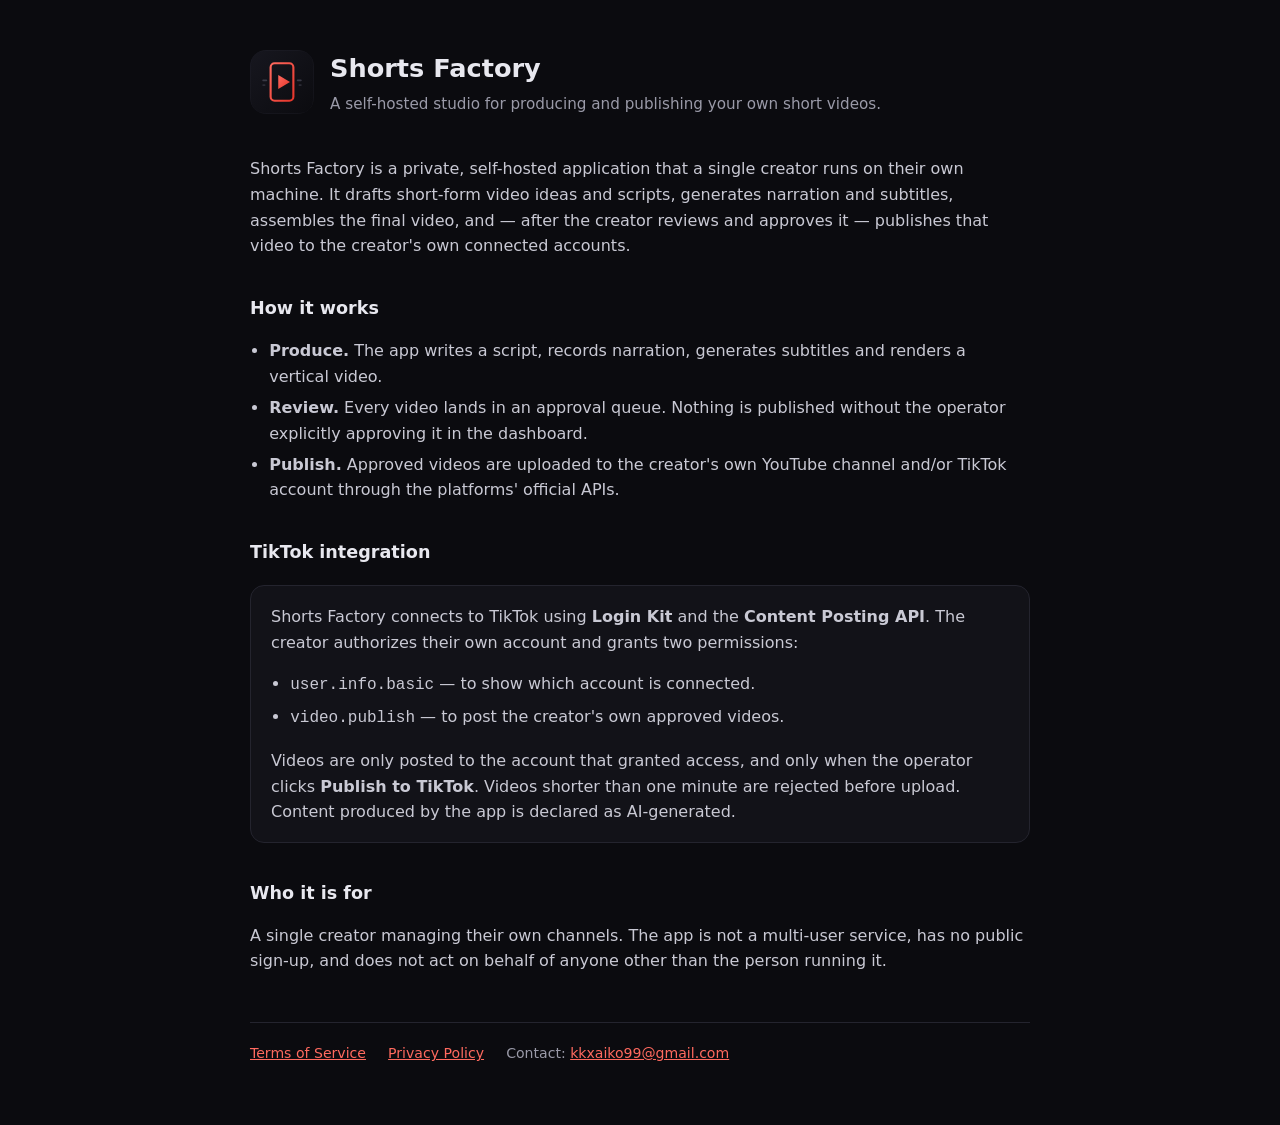
<file: index.html>
<!doctype html>
<html lang="en">
<head>
<meta charset="utf-8">
<meta name="viewport" content="width=device-width,initial-scale=1">
<meta name="tiktok-developers-site-verification" content="OeswSuSfUM4vTqZMVuQF5w5bJ1CstELX">
<meta name="tiktok-developers-site-verification" content="tiktok-developers-site-verification=OeswSuSfUM4vTqZMVuQF5w5bJ1CstELX">
<meta name="tiktok-developers-site-verification" content="fIzUctBL0y7Q76Jdll0JoIiehRDIxt3O">
<meta name="tiktok-developers-site-verification" content="tiktok-developers-site-verification=fIzUctBL0y7Q76Jdll0JoIiehRDIxt3O">
<title>Shorts Factory</title>
<link rel="icon" href="assets/app-icon.svg">
<style>
  :root{--bg:#0b0b0f;--card:#121218;--bd:#24242e;--tx:#e8e8ef;--mut:#9a9aa8;--ac:#ff6a5f}
  *{box-sizing:border-box}
  body{margin:0;background:var(--bg);color:var(--tx);font:16px/1.6 system-ui,-apple-system,Segoe UI,Roboto,sans-serif}
  .wrap{max-width:820px;margin:0 auto;padding:3rem 1.25rem 4rem}
  header{display:flex;align-items:center;gap:1rem;margin-bottom:2.5rem}
  header img{width:64px;height:64px;border-radius:16px}
  h1{font-size:1.6rem;margin:0}
  .sub{color:var(--mut);margin:.2rem 0 0;font-size:.95rem}
  h2{font-size:1.1rem;margin:2.2rem 0 .6rem}
  p{color:#c9c9d4}
  ul{color:#c9c9d4;padding-left:1.2rem}
  li{margin:.35rem 0}
  .card{background:var(--card);border:1px solid var(--bd);border-radius:14px;padding:1.1rem 1.25rem;margin:1.2rem 0}
  a{color:var(--ac)}
  footer{margin-top:3rem;padding-top:1.2rem;border-top:1px solid var(--bd);color:var(--mut);font-size:.88rem}
  footer a{margin-right:1.1rem}
</style>
</head>
<body>
<div class="wrap">
  <header>
    <img src="assets/app-icon.svg" alt="Shorts Factory">
    <div>
      <h1>Shorts Factory</h1>
      <p class="sub">A self-hosted studio for producing and publishing your own short videos.</p>
    </div>
  </header>

  <p>Shorts Factory is a private, self-hosted application that a single creator runs on
  their own machine. It drafts short-form video ideas and scripts, generates narration and
  subtitles, assembles the final video, and — after the creator reviews and approves it —
  publishes that video to the creator's own connected accounts.</p>

  <h2>How it works</h2>
  <ul>
    <li><b>Produce.</b> The app writes a script, records narration, generates subtitles and
      renders a vertical video.</li>
    <li><b>Review.</b> Every video lands in an approval queue. Nothing is published without
      the operator explicitly approving it in the dashboard.</li>
    <li><b>Publish.</b> Approved videos are uploaded to the creator's own YouTube channel
      and/or TikTok account through the platforms' official APIs.</li>
  </ul>

  <h2>TikTok integration</h2>
  <div class="card">
    <p style="margin-top:0">Shorts Factory connects to TikTok using <b>Login Kit</b> and the
    <b>Content Posting API</b>. The creator authorizes their own account and grants two
    permissions:</p>
    <ul>
      <li><code>user.info.basic</code> — to show which account is connected.</li>
      <li><code>video.publish</code> — to post the creator's own approved videos.</li>
    </ul>
    <p style="margin-bottom:0">Videos are only posted to the account that granted access, and
    only when the operator clicks <b>Publish to TikTok</b>. Videos shorter than one minute are
    rejected before upload. Content produced by the app is declared as AI-generated.</p>
  </div>

  <h2>Who it is for</h2>
  <p>A single creator managing their own channels. The app is not a multi-user service, has no
  public sign-up, and does not act on behalf of anyone other than the person running it.</p>

  <footer>
    <a href="terms.html">Terms of Service</a>
    <a href="privacy.html">Privacy Policy</a>
    <span>Contact: <a href="mailto:kkxaiko99@gmail.com">kkxaiko99@gmail.com</a></span>
  </footer>
</div>
</body>
</html>
</file>
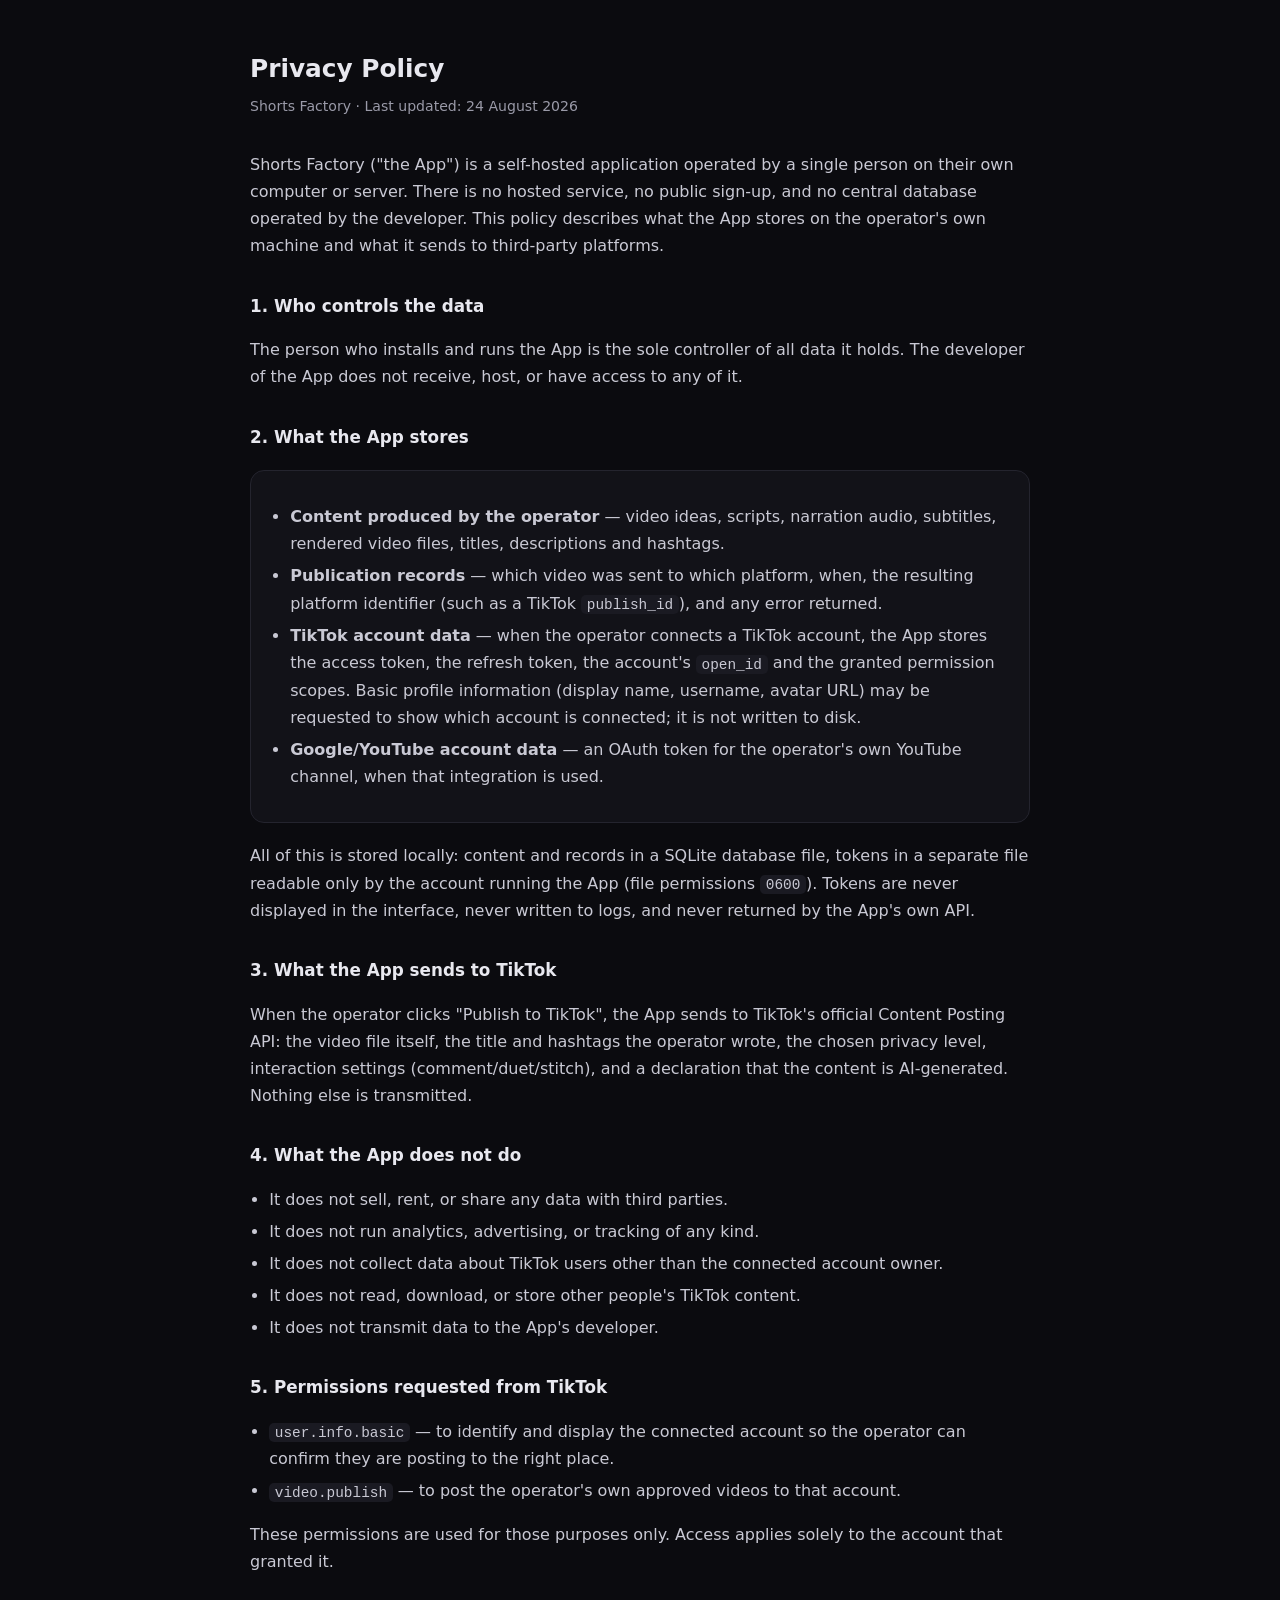
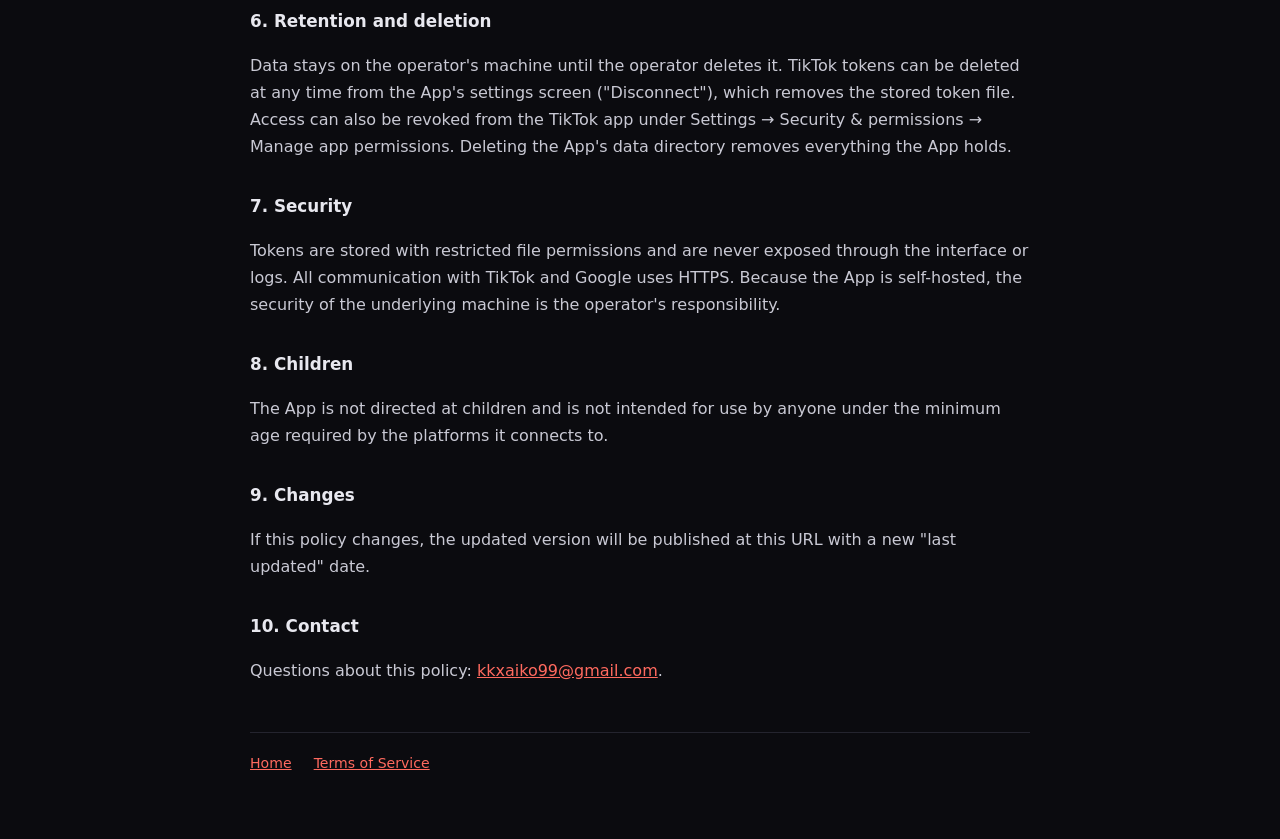
<file: privacy.html>
<!doctype html>
<html lang="en">
<head>
<meta charset="utf-8">
<meta name="viewport" content="width=device-width,initial-scale=1">
<meta name="tiktok-developers-site-verification" content="OeswSuSfUM4vTqZMVuQF5w5bJ1CstELX">
<meta name="tiktok-developers-site-verification" content="tiktok-developers-site-verification=OeswSuSfUM4vTqZMVuQF5w5bJ1CstELX">
<meta name="tiktok-developers-site-verification" content="fIzUctBL0y7Q76Jdll0JoIiehRDIxt3O">
<meta name="tiktok-developers-site-verification" content="tiktok-developers-site-verification=fIzUctBL0y7Q76Jdll0JoIiehRDIxt3O">
<title>Privacy Policy — Shorts Factory</title>
<link rel="icon" href="assets/app-icon.svg">
<link rel="stylesheet" href="style.css">
</head>
<body>
<div class="wrap">
  <h1>Privacy Policy</h1>
  <p class="upd">Shorts Factory · Last updated: 24 August 2026</p>

  <p>Shorts Factory ("the App") is a self-hosted application operated by a single person on
  their own computer or server. There is no hosted service, no public sign-up, and no central
  database operated by the developer. This policy describes what the App stores on the
  operator's own machine and what it sends to third-party platforms.</p>

  <h2>1. Who controls the data</h2>
  <p>The person who installs and runs the App is the sole controller of all data it holds. The
  developer of the App does not receive, host, or have access to any of it.</p>

  <h2>2. What the App stores</h2>
  <div class="card">
    <ul>
      <li><b>Content produced by the operator</b> — video ideas, scripts, narration audio,
        subtitles, rendered video files, titles, descriptions and hashtags.</li>
      <li><b>Publication records</b> — which video was sent to which platform, when, the
        resulting platform identifier (such as a TikTok <code>publish_id</code>), and any error
        returned.</li>
      <li><b>TikTok account data</b> — when the operator connects a TikTok account, the App
        stores the access token, the refresh token, the account's <code>open_id</code> and the
        granted permission scopes. Basic profile information (display name, username, avatar
        URL) may be requested to show which account is connected; it is not written to disk.</li>
      <li><b>Google/YouTube account data</b> — an OAuth token for the operator's own YouTube
        channel, when that integration is used.</li>
    </ul>
  </div>
  <p>All of this is stored locally: content and records in a SQLite database file, tokens in a
  separate file readable only by the account running the App (file permissions <code>0600</code>).
  Tokens are never displayed in the interface, never written to logs, and never returned by the
  App's own API.</p>

  <h2>3. What the App sends to TikTok</h2>
  <p>When the operator clicks "Publish to TikTok", the App sends to TikTok's official Content
  Posting API: the video file itself, the title and hashtags the operator wrote, the chosen
  privacy level, interaction settings (comment/duet/stitch), and a declaration that the content
  is AI-generated. Nothing else is transmitted.</p>

  <h2>4. What the App does not do</h2>
  <ul>
    <li>It does not sell, rent, or share any data with third parties.</li>
    <li>It does not run analytics, advertising, or tracking of any kind.</li>
    <li>It does not collect data about TikTok users other than the connected account owner.</li>
    <li>It does not read, download, or store other people's TikTok content.</li>
    <li>It does not transmit data to the App's developer.</li>
  </ul>

  <h2>5. Permissions requested from TikTok</h2>
  <ul>
    <li><code>user.info.basic</code> — to identify and display the connected account so the
      operator can confirm they are posting to the right place.</li>
    <li><code>video.publish</code> — to post the operator's own approved videos to that
      account.</li>
  </ul>
  <p>These permissions are used for those purposes only. Access applies solely to the account
  that granted it.</p>

  <h2>6. Retention and deletion</h2>
  <p>Data stays on the operator's machine until the operator deletes it. TikTok tokens can be
  deleted at any time from the App's settings screen ("Disconnect"), which removes the stored
  token file. Access can also be revoked from the TikTok app under Settings &rarr; Security &amp;
  permissions &rarr; Manage app permissions. Deleting the App's data directory removes
  everything the App holds.</p>

  <h2>7. Security</h2>
  <p>Tokens are stored with restricted file permissions and are never exposed through the
  interface or logs. All communication with TikTok and Google uses HTTPS. Because the App is
  self-hosted, the security of the underlying machine is the operator's responsibility.</p>

  <h2>8. Children</h2>
  <p>The App is not directed at children and is not intended for use by anyone under the minimum
  age required by the platforms it connects to.</p>

  <h2>9. Changes</h2>
  <p>If this policy changes, the updated version will be published at this URL with a new
  "last updated" date.</p>

  <h2>10. Contact</h2>
  <p>Questions about this policy:
    <a href="mailto:kkxaiko99@gmail.com">kkxaiko99@gmail.com</a>.</p>

  <footer>
    <a href="index.html">Home</a>
    <a href="terms.html">Terms of Service</a>
  </footer>
</div>
</body>
</html>
</file>
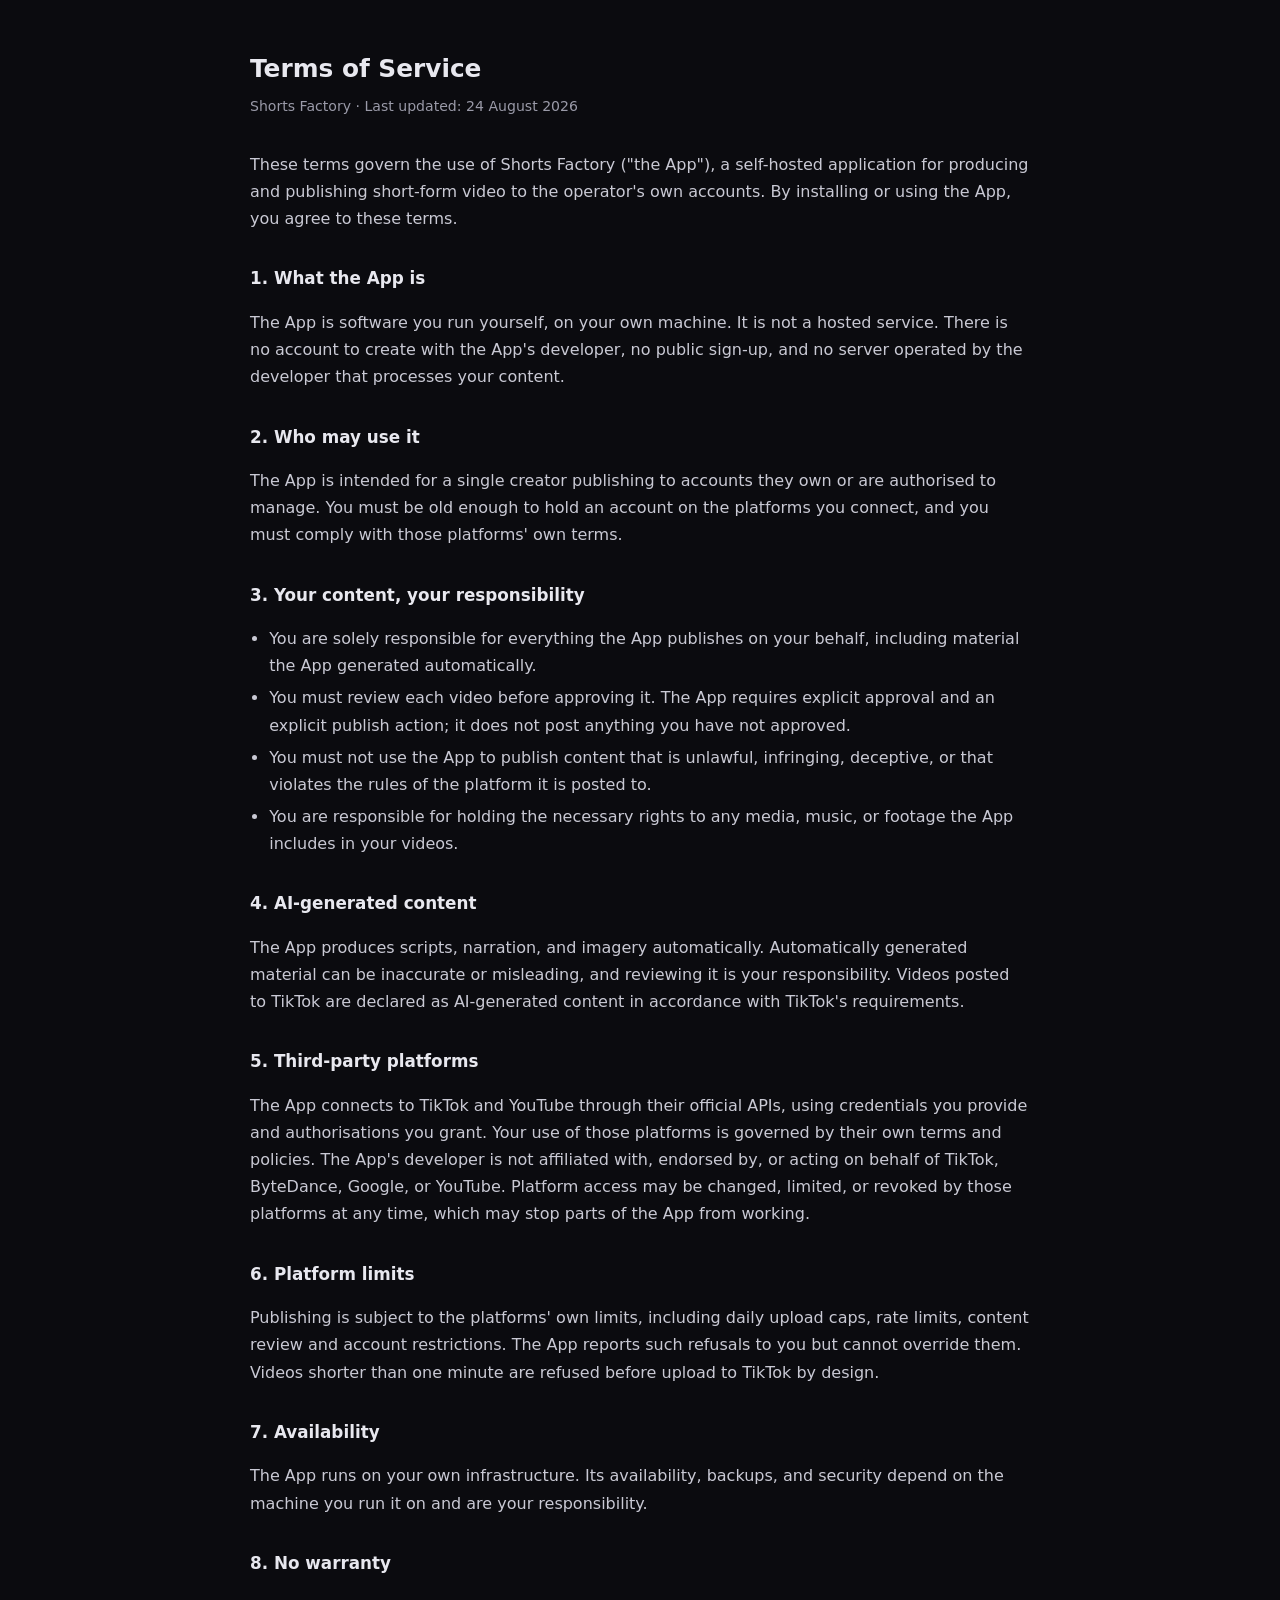
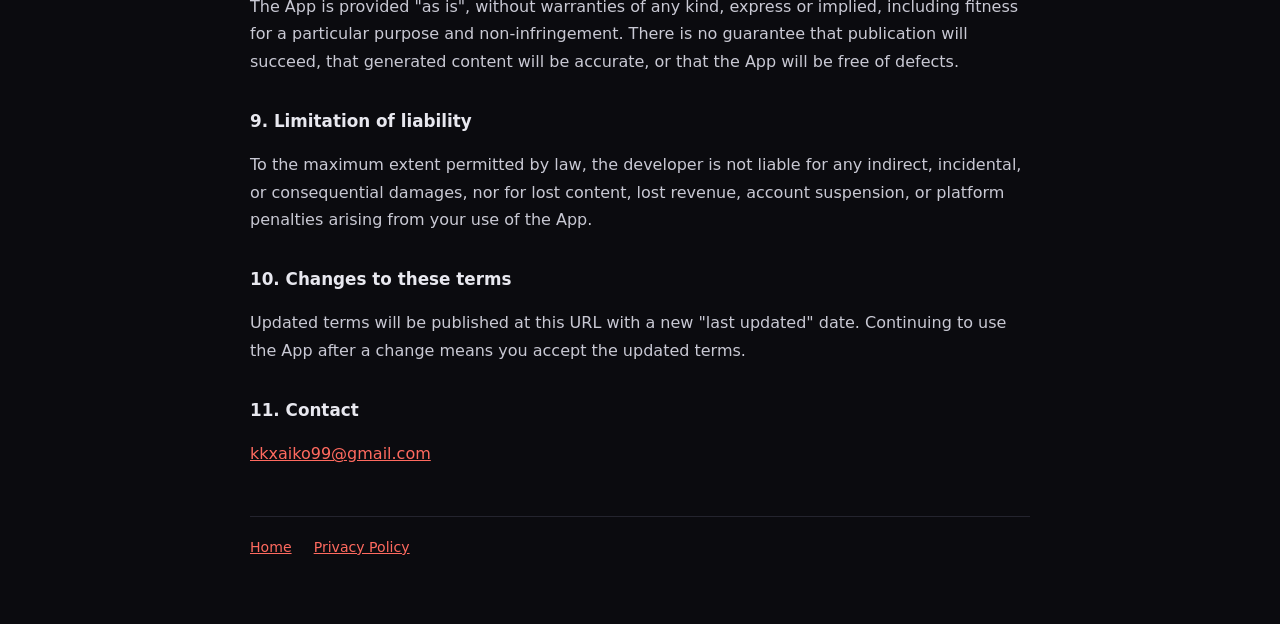
<file: terms.html>
<!doctype html>
<html lang="en">
<head>
<meta charset="utf-8">
<meta name="viewport" content="width=device-width,initial-scale=1">
<meta name="tiktok-developers-site-verification" content="OeswSuSfUM4vTqZMVuQF5w5bJ1CstELX">
<meta name="tiktok-developers-site-verification" content="tiktok-developers-site-verification=OeswSuSfUM4vTqZMVuQF5w5bJ1CstELX">
<meta name="tiktok-developers-site-verification" content="fIzUctBL0y7Q76Jdll0JoIiehRDIxt3O">
<meta name="tiktok-developers-site-verification" content="tiktok-developers-site-verification=fIzUctBL0y7Q76Jdll0JoIiehRDIxt3O">
<title>Terms of Service — Shorts Factory</title>
<link rel="icon" href="assets/app-icon.svg">
<link rel="stylesheet" href="style.css">
</head>
<body>
<div class="wrap">
  <h1>Terms of Service</h1>
  <p class="upd">Shorts Factory · Last updated: 24 August 2026</p>

  <p>These terms govern the use of Shorts Factory ("the App"), a self-hosted application for
  producing and publishing short-form video to the operator's own accounts. By installing or
  using the App, you agree to these terms.</p>

  <h2>1. What the App is</h2>
  <p>The App is software you run yourself, on your own machine. It is not a hosted service.
  There is no account to create with the App's developer, no public sign-up, and no server
  operated by the developer that processes your content.</p>

  <h2>2. Who may use it</h2>
  <p>The App is intended for a single creator publishing to accounts they own or are authorised
  to manage. You must be old enough to hold an account on the platforms you connect, and you must
  comply with those platforms' own terms.</p>

  <h2>3. Your content, your responsibility</h2>
  <ul>
    <li>You are solely responsible for everything the App publishes on your behalf, including
      material the App generated automatically.</li>
    <li>You must review each video before approving it. The App requires explicit approval and
      an explicit publish action; it does not post anything you have not approved.</li>
    <li>You must not use the App to publish content that is unlawful, infringing, deceptive,
      or that violates the rules of the platform it is posted to.</li>
    <li>You are responsible for holding the necessary rights to any media, music, or footage
      the App includes in your videos.</li>
  </ul>

  <h2>4. AI-generated content</h2>
  <p>The App produces scripts, narration, and imagery automatically. Automatically generated
  material can be inaccurate or misleading, and reviewing it is your responsibility. Videos
  posted to TikTok are declared as AI-generated content in accordance with TikTok's
  requirements.</p>

  <h2>5. Third-party platforms</h2>
  <p>The App connects to TikTok and YouTube through their official APIs, using credentials you
  provide and authorisations you grant. Your use of those platforms is governed by their own
  terms and policies. The App's developer is not affiliated with, endorsed by, or acting on
  behalf of TikTok, ByteDance, Google, or YouTube. Platform access may be changed, limited, or
  revoked by those platforms at any time, which may stop parts of the App from working.</p>

  <h2>6. Platform limits</h2>
  <p>Publishing is subject to the platforms' own limits, including daily upload caps, rate
  limits, content review and account restrictions. The App reports such refusals to you but
  cannot override them. Videos shorter than one minute are refused before upload to TikTok by
  design.</p>

  <h2>7. Availability</h2>
  <p>The App runs on your own infrastructure. Its availability, backups, and security depend on
  the machine you run it on and are your responsibility.</p>

  <h2>8. No warranty</h2>
  <p>The App is provided "as is", without warranties of any kind, express or implied, including
  fitness for a particular purpose and non-infringement. There is no guarantee that publication
  will succeed, that generated content will be accurate, or that the App will be free of
  defects.</p>

  <h2>9. Limitation of liability</h2>
  <p>To the maximum extent permitted by law, the developer is not liable for any indirect,
  incidental, or consequential damages, nor for lost content, lost revenue, account suspension,
  or platform penalties arising from your use of the App.</p>

  <h2>10. Changes to these terms</h2>
  <p>Updated terms will be published at this URL with a new "last updated" date. Continuing to
  use the App after a change means you accept the updated terms.</p>

  <h2>11. Contact</h2>
  <p><a href="mailto:kkxaiko99@gmail.com">kkxaiko99@gmail.com</a></p>

  <footer>
    <a href="index.html">Home</a>
    <a href="privacy.html">Privacy Policy</a>
  </footer>
</div>
</body>
</html>
</file>
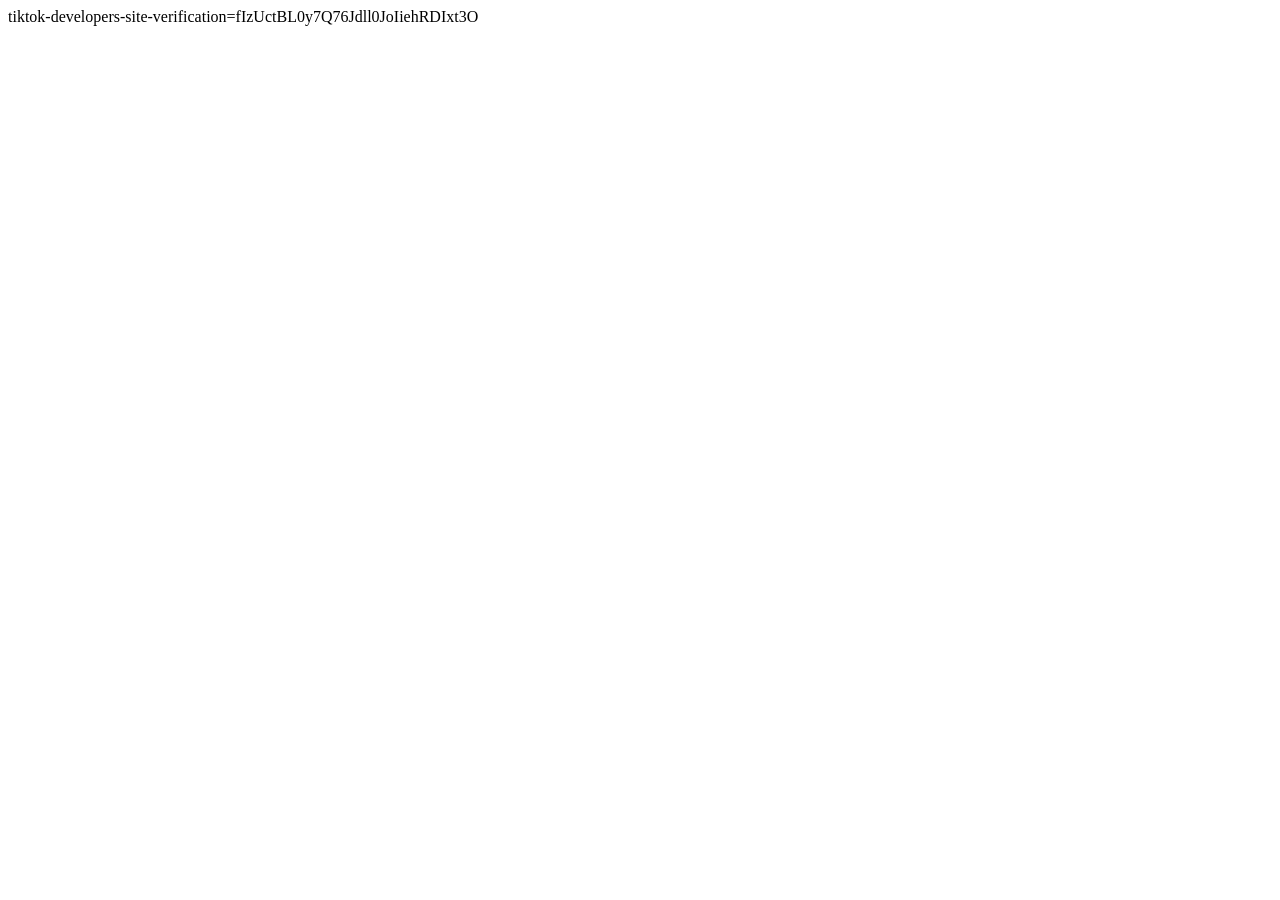
<file: tiktok-developers-site-verification.html>
<!doctype html>
<html>
<head>
<meta name="tiktok-developers-site-verification" content="fIzUctBL0y7Q76Jdll0JoIiehRDIxt3O">
<meta name="tiktok-developers-site-verification" content="tiktok-developers-site-verification=fIzUctBL0y7Q76Jdll0JoIiehRDIxt3O">
</head>
<body>
tiktok-developers-site-verification=fIzUctBL0y7Q76Jdll0JoIiehRDIxt3O
</body>
</html>
</file>
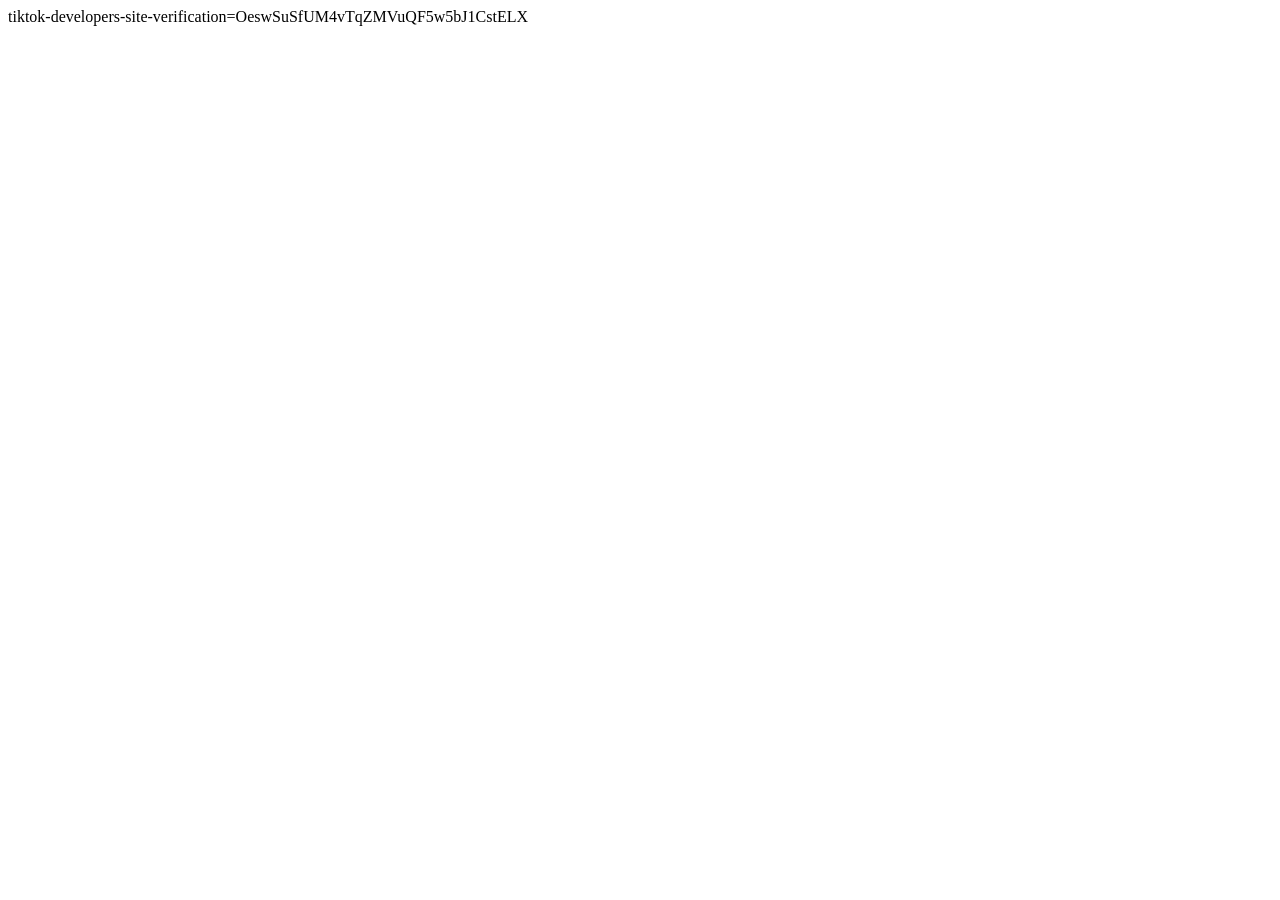
<file: tiktok-developers-site-verification=OeswSuSfUM4vTqZMVuQF5w5bJ1CstELX.html>
<!doctype html>
<html>
<head>
<meta name="tiktok-developers-site-verification" content="OeswSuSfUM4vTqZMVuQF5w5bJ1CstELX">
<meta name="tiktok-developers-site-verification" content="tiktok-developers-site-verification=OeswSuSfUM4vTqZMVuQF5w5bJ1CstELX">
</head>
<body>
tiktok-developers-site-verification=OeswSuSfUM4vTqZMVuQF5w5bJ1CstELX
</body>
</html>
</file>
<file: style.css>
:root{--bg:#0b0b0f;--card:#121218;--bd:#24242e;--tx:#e8e8ef;--mut:#9a9aa8;--ac:#ff6a5f}
*{box-sizing:border-box}
body{margin:0;background:var(--bg);color:var(--tx);font:16px/1.7 system-ui,-apple-system,Segoe UI,Roboto,sans-serif}
.wrap{max-width:820px;margin:0 auto;padding:3rem 1.25rem 4rem}
h1{font-size:1.55rem;margin:0 0 .3rem}
.upd{color:var(--mut);font-size:.88rem;margin:0 0 2rem}
h2{font-size:1.05rem;margin:2rem 0 .5rem}
p,li{color:#c9c9d4}
ul{padding-left:1.2rem}li{margin:.3rem 0}
a{color:var(--ac)}
code{background:#1a1a22;padding:.1rem .35rem;border-radius:5px;font-size:.9em}
.card{background:var(--card);border:1px solid var(--bd);border-radius:14px;padding:1rem 1.25rem;margin:1.2rem 0}
footer{margin-top:3rem;padding-top:1.2rem;border-top:1px solid var(--bd);color:var(--mut);font-size:.88rem}
footer a{margin-right:1.1rem}
</file>
